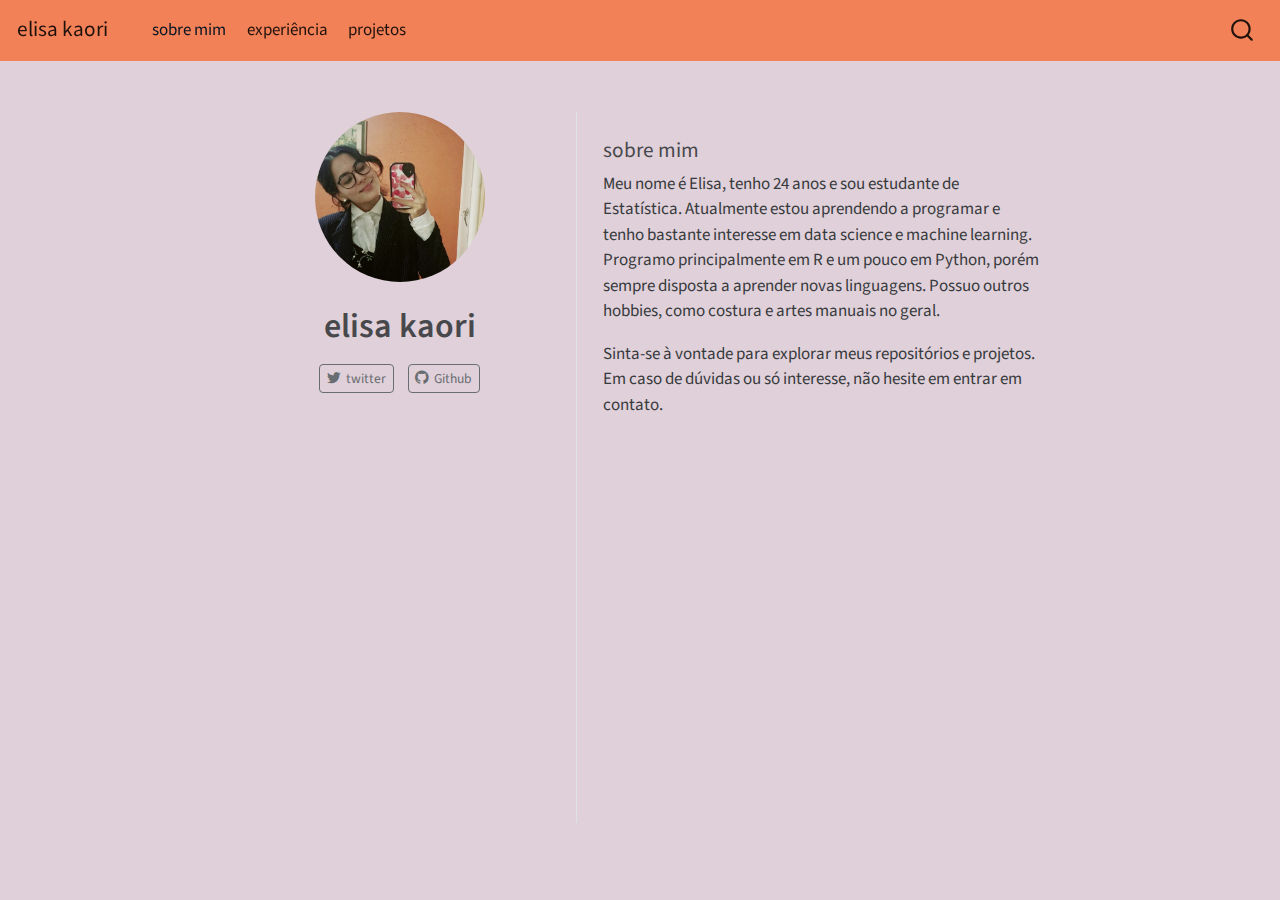
<file: docs/index.html>
<!DOCTYPE html>
<html xmlns="http://www.w3.org/1999/xhtml" lang="pt" xml:lang="pt"><head>

<meta charset="utf-8">
<meta name="generator" content="quarto-1.3.433">

<meta name="viewport" content="width=device-width, initial-scale=1.0, user-scalable=yes">


<title>elisa kaori</title>
<style>
code{white-space: pre-wrap;}
span.smallcaps{font-variant: small-caps;}
div.columns{display: flex; gap: min(4vw, 1.5em);}
div.column{flex: auto; overflow-x: auto;}
div.hanging-indent{margin-left: 1.5em; text-indent: -1.5em;}
ul.task-list{list-style: none;}
ul.task-list li input[type="checkbox"] {
  width: 0.8em;
  margin: 0 0.8em 0.2em -1em; /* quarto-specific, see https://github.com/quarto-dev/quarto-cli/issues/4556 */ 
  vertical-align: middle;
}
</style>


<script src="site_libs/quarto-nav/quarto-nav.js"></script>
<script src="site_libs/quarto-nav/headroom.min.js"></script>
<script src="site_libs/clipboard/clipboard.min.js"></script>
<script src="site_libs/quarto-search/autocomplete.umd.js"></script>
<script src="site_libs/quarto-search/fuse.min.js"></script>
<script src="site_libs/quarto-search/quarto-search.js"></script>
<meta name="quarto:offset" content="./">
<link href="./transferir.jpg" rel="icon" type="image/jpeg">
<script src="site_libs/quarto-html/quarto.js"></script>
<script src="site_libs/quarto-html/popper.min.js"></script>
<script src="site_libs/quarto-html/tippy.umd.min.js"></script>
<link href="site_libs/quarto-html/tippy.css" rel="stylesheet">
<link href="site_libs/quarto-html/quarto-syntax-highlighting.css" rel="stylesheet" id="quarto-text-highlighting-styles">
<script src="site_libs/bootstrap/bootstrap.min.js"></script>
<link href="site_libs/bootstrap/bootstrap-icons.css" rel="stylesheet">
<link href="site_libs/bootstrap/bootstrap.min.css" rel="stylesheet" id="quarto-bootstrap" data-mode="light">
<script id="quarto-search-options" type="application/json">{
  "location": "navbar",
  "copy-button": false,
  "collapse-after": 3,
  "panel-placement": "end",
  "type": "overlay",
  "limit": 20,
  "language": {
    "search-no-results-text": "Nenhum resultado",
    "search-matching-documents-text": "documentos correspondentes",
    "search-copy-link-title": "Copiar link para a busca",
    "search-hide-matches-text": "Esconder correspondências adicionais",
    "search-more-match-text": "mais correspondência neste documento",
    "search-more-matches-text": "mais correspondências neste documento",
    "search-clear-button-title": "Limpar",
    "search-detached-cancel-button-title": "Cancelar",
    "search-submit-button-title": "Enviar",
    "search-label": "Procurar"
  }
}</script>


<link rel="stylesheet" href="styles.css">
</head>

<body class="nav-fixed fullcontent">

<div id="quarto-search-results"></div>
  <header id="quarto-header" class="headroom fixed-top">
    <nav class="navbar navbar-expand-lg navbar-dark ">
      <div class="navbar-container container-fluid">
      <div class="navbar-brand-container">
    <a class="navbar-brand" href="./index.html">
    <span class="navbar-title">elisa kaori</span>
    </a>
  </div>
            <div id="quarto-search" class="" title="Procurar"></div>
          <button class="navbar-toggler" type="button" data-bs-toggle="collapse" data-bs-target="#navbarCollapse" aria-controls="navbarCollapse" aria-expanded="false" aria-label="Alternar de navegação" onclick="if (window.quartoToggleHeadroom) { window.quartoToggleHeadroom(); }">
  <span class="navbar-toggler-icon"></span>
</button>
          <div class="collapse navbar-collapse" id="navbarCollapse">
            <ul class="navbar-nav navbar-nav-scroll me-auto">
  <li class="nav-item">
    <a class="nav-link active" href="./index.html" rel="" target="" aria-current="page">
 <span class="menu-text">sobre mim</span></a>
  </li>  
  <li class="nav-item">
    <a class="nav-link" href="./experiencia.html" rel="" target="">
 <span class="menu-text">experiência</span></a>
  </li>  
  <li class="nav-item">
    <a class="nav-link" href="./projetos.html" rel="" target="">
 <span class="menu-text">projetos</span></a>
  </li>  
</ul>
            <div class="quarto-navbar-tools ms-auto">
</div>
          </div> <!-- /navcollapse -->
      </div> <!-- /container-fluid -->
    </nav>
</header>
<!-- content -->
<div id="quarto-content" class="quarto-container page-columns page-rows-contents page-layout-article page-navbar">
<!-- sidebar -->
<!-- margin-sidebar -->
    
<!-- main -->
<div class="quarto-about-trestles">
  <div class="about-entity">
    <img src="eu.jpg" class="about-image
  round " style="height: 10em; width: 10em;">
<header id="title-block-header" class="quarto-title-block default">
<div class="quarto-title">
<h1 class="title">elisa kaori</h1>
</div>
<div class="quarto-title-meta">
  </div>
</header>
    <div class="about-links">
  <a href="https://twitter.com" class="about-link" rel="" target="">
    <i class="bi bi-twitter"></i>
     <span class="about-link-text">twitter</span>
  </a>
  <a href="https://github.com/elisakaori" class="about-link" rel="" target="">
    <i class="bi bi-github"></i>
     <span class="about-link-text">Github</span>
  </a>
</div>
  </div>
  <div class="about-contents"><main class="content" id="quarto-document-content">
<section id="sobre-mim" class="level4">
<h4 data-anchor-id="sobre-mim">sobre mim</h4>
<p>Meu nome é Elisa, tenho 24 anos e sou estudante de Estatística. Atualmente estou aprendendo a programar e tenho bastante interesse em data science e machine learning. Programo principalmente em R e um pouco em Python, porém sempre disposta a aprender novas linguagens. Possuo outros hobbies, como costura e artes manuais no geral.</p>
<p>Sinta-se à vontade para explorar meus repositórios e projetos. Em caso de dúvidas ou só interesse, não hesite em entrar em contato.</p>


</section>
</main></div>
</div>
 <!-- /main -->
<script id="quarto-html-after-body" type="application/javascript">
window.document.addEventListener("DOMContentLoaded", function (event) {
  const toggleBodyColorMode = (bsSheetEl) => {
    const mode = bsSheetEl.getAttribute("data-mode");
    const bodyEl = window.document.querySelector("body");
    if (mode === "dark") {
      bodyEl.classList.add("quarto-dark");
      bodyEl.classList.remove("quarto-light");
    } else {
      bodyEl.classList.add("quarto-light");
      bodyEl.classList.remove("quarto-dark");
    }
  }
  const toggleBodyColorPrimary = () => {
    const bsSheetEl = window.document.querySelector("link#quarto-bootstrap");
    if (bsSheetEl) {
      toggleBodyColorMode(bsSheetEl);
    }
  }
  toggleBodyColorPrimary();  
  const isCodeAnnotation = (el) => {
    for (const clz of el.classList) {
      if (clz.startsWith('code-annotation-')) {                     
        return true;
      }
    }
    return false;
  }
  const clipboard = new window.ClipboardJS('.code-copy-button', {
    text: function(trigger) {
      const codeEl = trigger.previousElementSibling.cloneNode(true);
      for (const childEl of codeEl.children) {
        if (isCodeAnnotation(childEl)) {
          childEl.remove();
        }
      }
      return codeEl.innerText;
    }
  });
  clipboard.on('success', function(e) {
    // button target
    const button = e.trigger;
    // don't keep focus
    button.blur();
    // flash "checked"
    button.classList.add('code-copy-button-checked');
    var currentTitle = button.getAttribute("title");
    button.setAttribute("title", "Copiada");
    let tooltip;
    if (window.bootstrap) {
      button.setAttribute("data-bs-toggle", "tooltip");
      button.setAttribute("data-bs-placement", "left");
      button.setAttribute("data-bs-title", "Copiada");
      tooltip = new bootstrap.Tooltip(button, 
        { trigger: "manual", 
          customClass: "code-copy-button-tooltip",
          offset: [0, -8]});
      tooltip.show();    
    }
    setTimeout(function() {
      if (tooltip) {
        tooltip.hide();
        button.removeAttribute("data-bs-title");
        button.removeAttribute("data-bs-toggle");
        button.removeAttribute("data-bs-placement");
      }
      button.setAttribute("title", currentTitle);
      button.classList.remove('code-copy-button-checked');
    }, 1000);
    // clear code selection
    e.clearSelection();
  });
  function tippyHover(el, contentFn) {
    const config = {
      allowHTML: true,
      content: contentFn,
      maxWidth: 500,
      delay: 100,
      arrow: false,
      appendTo: function(el) {
          return el.parentElement;
      },
      interactive: true,
      interactiveBorder: 10,
      theme: 'quarto',
      placement: 'bottom-start'
    };
    window.tippy(el, config); 
  }
  const noterefs = window.document.querySelectorAll('a[role="doc-noteref"]');
  for (var i=0; i<noterefs.length; i++) {
    const ref = noterefs[i];
    tippyHover(ref, function() {
      // use id or data attribute instead here
      let href = ref.getAttribute('data-footnote-href') || ref.getAttribute('href');
      try { href = new URL(href).hash; } catch {}
      const id = href.replace(/^#\/?/, "");
      const note = window.document.getElementById(id);
      return note.innerHTML;
    });
  }
      let selectedAnnoteEl;
      const selectorForAnnotation = ( cell, annotation) => {
        let cellAttr = 'data-code-cell="' + cell + '"';
        let lineAttr = 'data-code-annotation="' +  annotation + '"';
        const selector = 'span[' + cellAttr + '][' + lineAttr + ']';
        return selector;
      }
      const selectCodeLines = (annoteEl) => {
        const doc = window.document;
        const targetCell = annoteEl.getAttribute("data-target-cell");
        const targetAnnotation = annoteEl.getAttribute("data-target-annotation");
        const annoteSpan = window.document.querySelector(selectorForAnnotation(targetCell, targetAnnotation));
        const lines = annoteSpan.getAttribute("data-code-lines").split(",");
        const lineIds = lines.map((line) => {
          return targetCell + "-" + line;
        })
        let top = null;
        let height = null;
        let parent = null;
        if (lineIds.length > 0) {
            //compute the position of the single el (top and bottom and make a div)
            const el = window.document.getElementById(lineIds[0]);
            top = el.offsetTop;
            height = el.offsetHeight;
            parent = el.parentElement.parentElement;
          if (lineIds.length > 1) {
            const lastEl = window.document.getElementById(lineIds[lineIds.length - 1]);
            const bottom = lastEl.offsetTop + lastEl.offsetHeight;
            height = bottom - top;
          }
          if (top !== null && height !== null && parent !== null) {
            // cook up a div (if necessary) and position it 
            let div = window.document.getElementById("code-annotation-line-highlight");
            if (div === null) {
              div = window.document.createElement("div");
              div.setAttribute("id", "code-annotation-line-highlight");
              div.style.position = 'absolute';
              parent.appendChild(div);
            }
            div.style.top = top - 2 + "px";
            div.style.height = height + 4 + "px";
            let gutterDiv = window.document.getElementById("code-annotation-line-highlight-gutter");
            if (gutterDiv === null) {
              gutterDiv = window.document.createElement("div");
              gutterDiv.setAttribute("id", "code-annotation-line-highlight-gutter");
              gutterDiv.style.position = 'absolute';
              const codeCell = window.document.getElementById(targetCell);
              const gutter = codeCell.querySelector('.code-annotation-gutter');
              gutter.appendChild(gutterDiv);
            }
            gutterDiv.style.top = top - 2 + "px";
            gutterDiv.style.height = height + 4 + "px";
          }
          selectedAnnoteEl = annoteEl;
        }
      };
      const unselectCodeLines = () => {
        const elementsIds = ["code-annotation-line-highlight", "code-annotation-line-highlight-gutter"];
        elementsIds.forEach((elId) => {
          const div = window.document.getElementById(elId);
          if (div) {
            div.remove();
          }
        });
        selectedAnnoteEl = undefined;
      };
      // Attach click handler to the DT
      const annoteDls = window.document.querySelectorAll('dt[data-target-cell]');
      for (const annoteDlNode of annoteDls) {
        annoteDlNode.addEventListener('click', (event) => {
          const clickedEl = event.target;
          if (clickedEl !== selectedAnnoteEl) {
            unselectCodeLines();
            const activeEl = window.document.querySelector('dt[data-target-cell].code-annotation-active');
            if (activeEl) {
              activeEl.classList.remove('code-annotation-active');
            }
            selectCodeLines(clickedEl);
            clickedEl.classList.add('code-annotation-active');
          } else {
            // Unselect the line
            unselectCodeLines();
            clickedEl.classList.remove('code-annotation-active');
          }
        });
      }
  const findCites = (el) => {
    const parentEl = el.parentElement;
    if (parentEl) {
      const cites = parentEl.dataset.cites;
      if (cites) {
        return {
          el,
          cites: cites.split(' ')
        };
      } else {
        return findCites(el.parentElement)
      }
    } else {
      return undefined;
    }
  };
  var bibliorefs = window.document.querySelectorAll('a[role="doc-biblioref"]');
  for (var i=0; i<bibliorefs.length; i++) {
    const ref = bibliorefs[i];
    const citeInfo = findCites(ref);
    if (citeInfo) {
      tippyHover(citeInfo.el, function() {
        var popup = window.document.createElement('div');
        citeInfo.cites.forEach(function(cite) {
          var citeDiv = window.document.createElement('div');
          citeDiv.classList.add('hanging-indent');
          citeDiv.classList.add('csl-entry');
          var biblioDiv = window.document.getElementById('ref-' + cite);
          if (biblioDiv) {
            citeDiv.innerHTML = biblioDiv.innerHTML;
          }
          popup.appendChild(citeDiv);
        });
        return popup.innerHTML;
      });
    }
  }
});
</script>
</div> <!-- /content -->



</body></html>
</file>
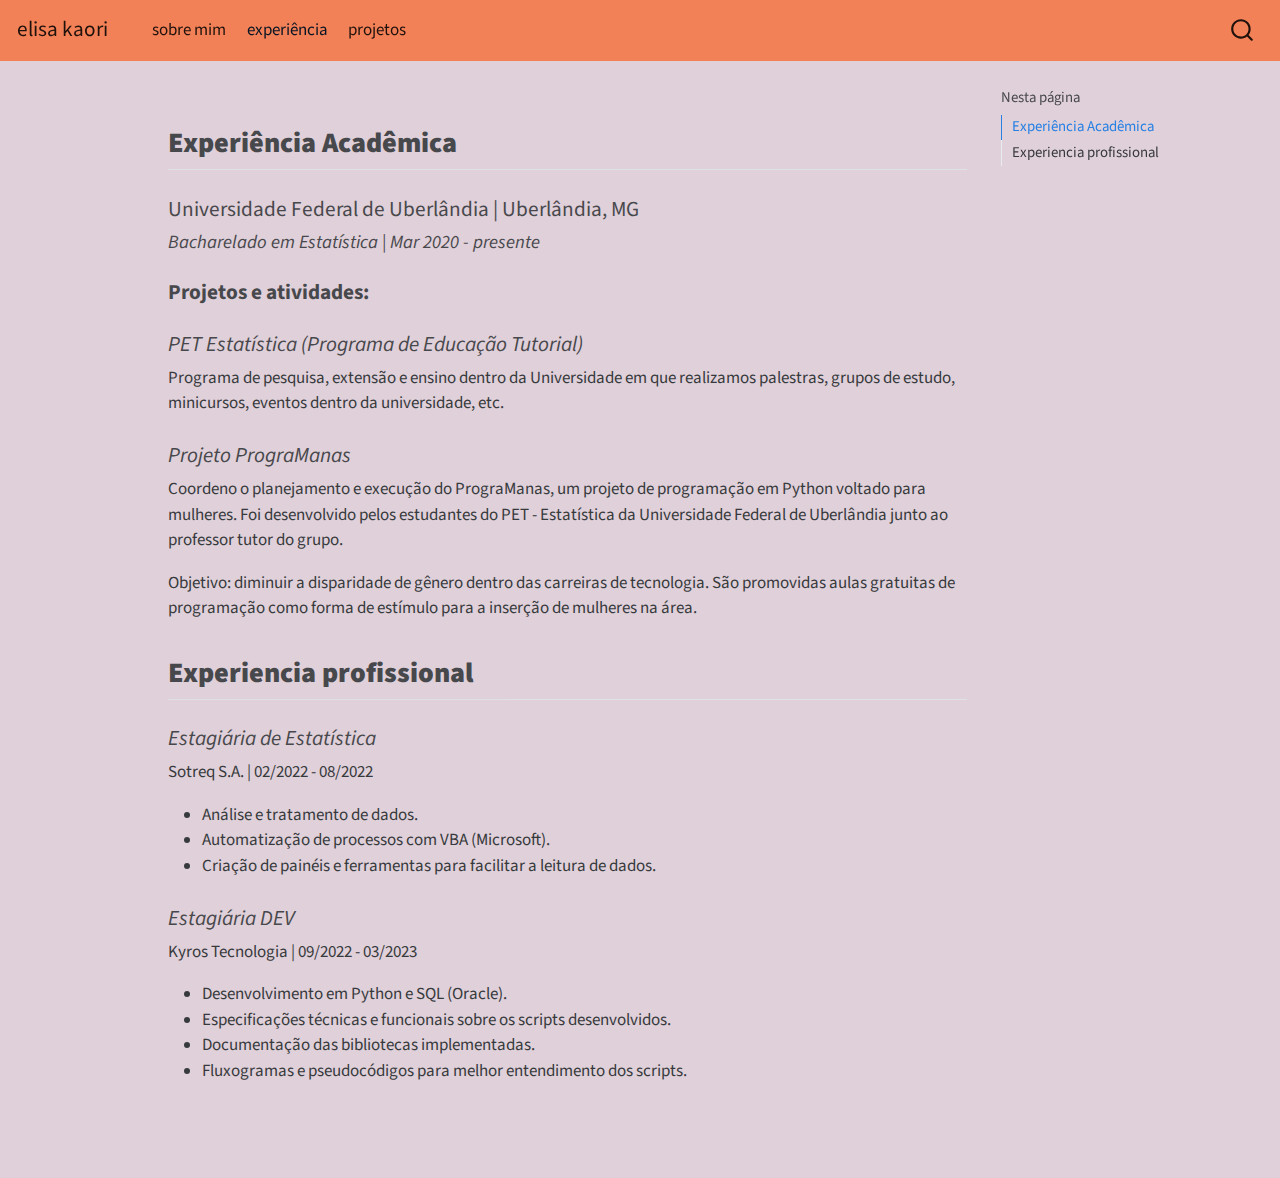
<file: docs/about.html>
<!DOCTYPE html>
<html xmlns="http://www.w3.org/1999/xhtml" lang="pt" xml:lang="pt"><head>

<meta charset="utf-8">
<meta name="generator" content="quarto-1.3.433">

<meta name="viewport" content="width=device-width, initial-scale=1.0, user-scalable=yes">


<title>elisa kaori -</title>
<style>
code{white-space: pre-wrap;}
span.smallcaps{font-variant: small-caps;}
div.columns{display: flex; gap: min(4vw, 1.5em);}
div.column{flex: auto; overflow-x: auto;}
div.hanging-indent{margin-left: 1.5em; text-indent: -1.5em;}
ul.task-list{list-style: none;}
ul.task-list li input[type="checkbox"] {
  width: 0.8em;
  margin: 0 0.8em 0.2em -1em; /* quarto-specific, see https://github.com/quarto-dev/quarto-cli/issues/4556 */ 
  vertical-align: middle;
}
</style>


<script src="site_libs/quarto-nav/quarto-nav.js"></script>
<script src="site_libs/quarto-nav/headroom.min.js"></script>
<script src="site_libs/clipboard/clipboard.min.js"></script>
<script src="site_libs/quarto-search/autocomplete.umd.js"></script>
<script src="site_libs/quarto-search/fuse.min.js"></script>
<script src="site_libs/quarto-search/quarto-search.js"></script>
<meta name="quarto:offset" content="./">
<script src="site_libs/quarto-html/quarto.js"></script>
<script src="site_libs/quarto-html/popper.min.js"></script>
<script src="site_libs/quarto-html/tippy.umd.min.js"></script>
<script src="site_libs/quarto-html/anchor.min.js"></script>
<link href="site_libs/quarto-html/tippy.css" rel="stylesheet">
<link href="site_libs/quarto-html/quarto-syntax-highlighting.css" rel="stylesheet" id="quarto-text-highlighting-styles">
<script src="site_libs/bootstrap/bootstrap.min.js"></script>
<link href="site_libs/bootstrap/bootstrap-icons.css" rel="stylesheet">
<link href="site_libs/bootstrap/bootstrap.min.css" rel="stylesheet" id="quarto-bootstrap" data-mode="light">
<script id="quarto-search-options" type="application/json">{
  "location": "navbar",
  "copy-button": false,
  "collapse-after": 3,
  "panel-placement": "end",
  "type": "overlay",
  "limit": 20,
  "language": {
    "search-no-results-text": "Nenhum resultado",
    "search-matching-documents-text": "documentos correspondentes",
    "search-copy-link-title": "Copiar link para a busca",
    "search-hide-matches-text": "Esconder correspondências adicionais",
    "search-more-match-text": "mais correspondência neste documento",
    "search-more-matches-text": "mais correspondências neste documento",
    "search-clear-button-title": "Limpar",
    "search-detached-cancel-button-title": "Cancelar",
    "search-submit-button-title": "Enviar",
    "search-label": "Procurar"
  }
}</script>


<link rel="stylesheet" href="styles.css">
</head>

<body class="nav-fixed">

<div id="quarto-search-results"></div>
  <header id="quarto-header" class="headroom fixed-top">
    <nav class="navbar navbar-expand-lg navbar-dark ">
      <div class="navbar-container container-fluid">
      <div class="navbar-brand-container">
    <a class="navbar-brand" href="./index.html">
    <span class="navbar-title">elisa kaori</span>
    </a>
  </div>
            <div id="quarto-search" class="" title="Procurar"></div>
          <button class="navbar-toggler" type="button" data-bs-toggle="collapse" data-bs-target="#navbarCollapse" aria-controls="navbarCollapse" aria-expanded="false" aria-label="Alternar de navegação" onclick="if (window.quartoToggleHeadroom) { window.quartoToggleHeadroom(); }">
  <span class="navbar-toggler-icon"></span>
</button>
          <div class="collapse navbar-collapse" id="navbarCollapse">
            <ul class="navbar-nav navbar-nav-scroll me-auto">
  <li class="nav-item">
    <a class="nav-link" href="./index.html" rel="" target="">
 <span class="menu-text">sobre mim</span></a>
  </li>  
  <li class="nav-item">
    <a class="nav-link active" href="./about.html" rel="" target="" aria-current="page">
 <span class="menu-text">experiência</span></a>
  </li>  
  <li class="nav-item">
    <a class="nav-link" href="./projetos.html" rel="" target="">
 <span class="menu-text">projetos</span></a>
  </li>  
</ul>
            <div class="quarto-navbar-tools ms-auto">
</div>
          </div> <!-- /navcollapse -->
      </div> <!-- /container-fluid -->
    </nav>
</header>
<!-- content -->
<div id="quarto-content" class="quarto-container page-columns page-rows-contents page-layout-article page-navbar">
<!-- sidebar -->
<!-- margin-sidebar -->
    <div id="quarto-margin-sidebar" class="sidebar margin-sidebar">
        <nav id="TOC" role="doc-toc" class="toc-active">
    <h2 id="toc-title">Nesta página</h2>
   
  <ul>
  <li><a href="#experiência-acadêmica" id="toc-experiência-acadêmica" class="nav-link active" data-scroll-target="#experiência-acadêmica"><strong>Experiência Acadêmica</strong></a></li>
  <li><a href="#experiencia-profissional" id="toc-experiencia-profissional" class="nav-link" data-scroll-target="#experiencia-profissional"><strong>Experiencia profissional</strong></a></li>
  </ul>
</nav>
    </div>
<!-- main -->
<main class="content" id="quarto-document-content">



<section id="experiência-acadêmica" class="level2">
<h2 class="anchored" data-anchor-id="experiência-acadêmica"><strong>Experiência Acadêmica</strong></h2>
<section id="universidade-federal-de-uberlândia-uberlândia-mg" class="level4">
<h4 class="anchored" data-anchor-id="universidade-federal-de-uberlândia-uberlândia-mg">Universidade Federal de Uberlândia | Uberlândia, MG</h4>
<section id="bacharelado-em-estatística-mar-2020---presente" class="level5">
<h5 class="anchored" data-anchor-id="bacharelado-em-estatística-mar-2020---presente"><em>Bacharelado em Estatística | Mar 2020 - presente</em></h5>
</section>
</section>
<section id="projetos-e-atividades" class="level4">
<h4 class="anchored" data-anchor-id="projetos-e-atividades"><strong>Projetos e atividades:</strong></h4>
<section id="section" class="level7">
<p class="heading"></p>
</section>
</section>
<section id="pet-estatística-programa-de-educação-tutorial" class="level4">
<h4 class="anchored" data-anchor-id="pet-estatística-programa-de-educação-tutorial"><em>PET Estatística (Programa de Educação Tutorial)</em></h4>
<p>Programa de pesquisa, extensão e ensino dentro da Universidade em que realizamos palestras, grupos de estudo, minicursos, eventos dentro da universidade, etc.</p>
</section>
<section id="projeto-programanas" class="level4">
<h4 class="anchored" data-anchor-id="projeto-programanas"><em>Projeto PrograManas</em></h4>
<p>Coordeno o planejamento e execução do PrograManas, um projeto de programação em Python voltado para mulheres. Foi desenvolvido pelos estudantes do PET - Estatística da Universidade Federal de Uberlândia junto ao professor tutor do grupo.</p>
<p>Objetivo: diminuir a disparidade de gênero dentro das carreiras de tecnologia. São promovidas aulas gratuitas de programação como forma de estímulo para a inserção de mulheres na área.</p>
</section>
</section>
<section id="experiencia-profissional" class="level2">
<h2 class="anchored" data-anchor-id="experiencia-profissional"><strong>Experiencia profissional</strong></h2>
<section id="estagiária-de-estatística" class="level4">
<h4 class="anchored" data-anchor-id="estagiária-de-estatística"><em>Estagiária de Estatística</em></h4>
<p>Sotreq S.A. | 02/2022 - 08/2022</p>
<ul>
<li>Análise e tratamento de dados.</li>
<li>Automatização de processos com VBA (Microsoft).</li>
<li>Criação de painéis e ferramentas para facilitar a leitura de dados.</li>
</ul>
</section>
<section id="estagiária-dev" class="level4">
<h4 class="anchored" data-anchor-id="estagiária-dev"><em>Estagiária DEV</em></h4>
<p>Kyros Tecnologia | 09/2022 - 03/2023</p>
<ul>
<li>Desenvolvimento em Python e SQL (Oracle).</li>
<li>Especificações técnicas e funcionais sobre os scripts desenvolvidos.</li>
<li>Documentação das bibliotecas implementadas.</li>
<li>Fluxogramas e pseudocódigos para melhor entendimento dos scripts.</li>
</ul>


</section>
</section>

</main> <!-- /main -->
<script id="quarto-html-after-body" type="application/javascript">
window.document.addEventListener("DOMContentLoaded", function (event) {
  const toggleBodyColorMode = (bsSheetEl) => {
    const mode = bsSheetEl.getAttribute("data-mode");
    const bodyEl = window.document.querySelector("body");
    if (mode === "dark") {
      bodyEl.classList.add("quarto-dark");
      bodyEl.classList.remove("quarto-light");
    } else {
      bodyEl.classList.add("quarto-light");
      bodyEl.classList.remove("quarto-dark");
    }
  }
  const toggleBodyColorPrimary = () => {
    const bsSheetEl = window.document.querySelector("link#quarto-bootstrap");
    if (bsSheetEl) {
      toggleBodyColorMode(bsSheetEl);
    }
  }
  toggleBodyColorPrimary();  
  const icon = "";
  const anchorJS = new window.AnchorJS();
  anchorJS.options = {
    placement: 'right',
    icon: icon
  };
  anchorJS.add('.anchored');
  const isCodeAnnotation = (el) => {
    for (const clz of el.classList) {
      if (clz.startsWith('code-annotation-')) {                     
        return true;
      }
    }
    return false;
  }
  const clipboard = new window.ClipboardJS('.code-copy-button', {
    text: function(trigger) {
      const codeEl = trigger.previousElementSibling.cloneNode(true);
      for (const childEl of codeEl.children) {
        if (isCodeAnnotation(childEl)) {
          childEl.remove();
        }
      }
      return codeEl.innerText;
    }
  });
  clipboard.on('success', function(e) {
    // button target
    const button = e.trigger;
    // don't keep focus
    button.blur();
    // flash "checked"
    button.classList.add('code-copy-button-checked');
    var currentTitle = button.getAttribute("title");
    button.setAttribute("title", "Copiada");
    let tooltip;
    if (window.bootstrap) {
      button.setAttribute("data-bs-toggle", "tooltip");
      button.setAttribute("data-bs-placement", "left");
      button.setAttribute("data-bs-title", "Copiada");
      tooltip = new bootstrap.Tooltip(button, 
        { trigger: "manual", 
          customClass: "code-copy-button-tooltip",
          offset: [0, -8]});
      tooltip.show();    
    }
    setTimeout(function() {
      if (tooltip) {
        tooltip.hide();
        button.removeAttribute("data-bs-title");
        button.removeAttribute("data-bs-toggle");
        button.removeAttribute("data-bs-placement");
      }
      button.setAttribute("title", currentTitle);
      button.classList.remove('code-copy-button-checked');
    }, 1000);
    // clear code selection
    e.clearSelection();
  });
  function tippyHover(el, contentFn) {
    const config = {
      allowHTML: true,
      content: contentFn,
      maxWidth: 500,
      delay: 100,
      arrow: false,
      appendTo: function(el) {
          return el.parentElement;
      },
      interactive: true,
      interactiveBorder: 10,
      theme: 'quarto',
      placement: 'bottom-start'
    };
    window.tippy(el, config); 
  }
  const noterefs = window.document.querySelectorAll('a[role="doc-noteref"]');
  for (var i=0; i<noterefs.length; i++) {
    const ref = noterefs[i];
    tippyHover(ref, function() {
      // use id or data attribute instead here
      let href = ref.getAttribute('data-footnote-href') || ref.getAttribute('href');
      try { href = new URL(href).hash; } catch {}
      const id = href.replace(/^#\/?/, "");
      const note = window.document.getElementById(id);
      return note.innerHTML;
    });
  }
      let selectedAnnoteEl;
      const selectorForAnnotation = ( cell, annotation) => {
        let cellAttr = 'data-code-cell="' + cell + '"';
        let lineAttr = 'data-code-annotation="' +  annotation + '"';
        const selector = 'span[' + cellAttr + '][' + lineAttr + ']';
        return selector;
      }
      const selectCodeLines = (annoteEl) => {
        const doc = window.document;
        const targetCell = annoteEl.getAttribute("data-target-cell");
        const targetAnnotation = annoteEl.getAttribute("data-target-annotation");
        const annoteSpan = window.document.querySelector(selectorForAnnotation(targetCell, targetAnnotation));
        const lines = annoteSpan.getAttribute("data-code-lines").split(",");
        const lineIds = lines.map((line) => {
          return targetCell + "-" + line;
        })
        let top = null;
        let height = null;
        let parent = null;
        if (lineIds.length > 0) {
            //compute the position of the single el (top and bottom and make a div)
            const el = window.document.getElementById(lineIds[0]);
            top = el.offsetTop;
            height = el.offsetHeight;
            parent = el.parentElement.parentElement;
          if (lineIds.length > 1) {
            const lastEl = window.document.getElementById(lineIds[lineIds.length - 1]);
            const bottom = lastEl.offsetTop + lastEl.offsetHeight;
            height = bottom - top;
          }
          if (top !== null && height !== null && parent !== null) {
            // cook up a div (if necessary) and position it 
            let div = window.document.getElementById("code-annotation-line-highlight");
            if (div === null) {
              div = window.document.createElement("div");
              div.setAttribute("id", "code-annotation-line-highlight");
              div.style.position = 'absolute';
              parent.appendChild(div);
            }
            div.style.top = top - 2 + "px";
            div.style.height = height + 4 + "px";
            let gutterDiv = window.document.getElementById("code-annotation-line-highlight-gutter");
            if (gutterDiv === null) {
              gutterDiv = window.document.createElement("div");
              gutterDiv.setAttribute("id", "code-annotation-line-highlight-gutter");
              gutterDiv.style.position = 'absolute';
              const codeCell = window.document.getElementById(targetCell);
              const gutter = codeCell.querySelector('.code-annotation-gutter');
              gutter.appendChild(gutterDiv);
            }
            gutterDiv.style.top = top - 2 + "px";
            gutterDiv.style.height = height + 4 + "px";
          }
          selectedAnnoteEl = annoteEl;
        }
      };
      const unselectCodeLines = () => {
        const elementsIds = ["code-annotation-line-highlight", "code-annotation-line-highlight-gutter"];
        elementsIds.forEach((elId) => {
          const div = window.document.getElementById(elId);
          if (div) {
            div.remove();
          }
        });
        selectedAnnoteEl = undefined;
      };
      // Attach click handler to the DT
      const annoteDls = window.document.querySelectorAll('dt[data-target-cell]');
      for (const annoteDlNode of annoteDls) {
        annoteDlNode.addEventListener('click', (event) => {
          const clickedEl = event.target;
          if (clickedEl !== selectedAnnoteEl) {
            unselectCodeLines();
            const activeEl = window.document.querySelector('dt[data-target-cell].code-annotation-active');
            if (activeEl) {
              activeEl.classList.remove('code-annotation-active');
            }
            selectCodeLines(clickedEl);
            clickedEl.classList.add('code-annotation-active');
          } else {
            // Unselect the line
            unselectCodeLines();
            clickedEl.classList.remove('code-annotation-active');
          }
        });
      }
  const findCites = (el) => {
    const parentEl = el.parentElement;
    if (parentEl) {
      const cites = parentEl.dataset.cites;
      if (cites) {
        return {
          el,
          cites: cites.split(' ')
        };
      } else {
        return findCites(el.parentElement)
      }
    } else {
      return undefined;
    }
  };
  var bibliorefs = window.document.querySelectorAll('a[role="doc-biblioref"]');
  for (var i=0; i<bibliorefs.length; i++) {
    const ref = bibliorefs[i];
    const citeInfo = findCites(ref);
    if (citeInfo) {
      tippyHover(citeInfo.el, function() {
        var popup = window.document.createElement('div');
        citeInfo.cites.forEach(function(cite) {
          var citeDiv = window.document.createElement('div');
          citeDiv.classList.add('hanging-indent');
          citeDiv.classList.add('csl-entry');
          var biblioDiv = window.document.getElementById('ref-' + cite);
          if (biblioDiv) {
            citeDiv.innerHTML = biblioDiv.innerHTML;
          }
          popup.appendChild(citeDiv);
        });
        return popup.innerHTML;
      });
    }
  }
});
</script>
</div> <!-- /content -->



</body></html>
</file>
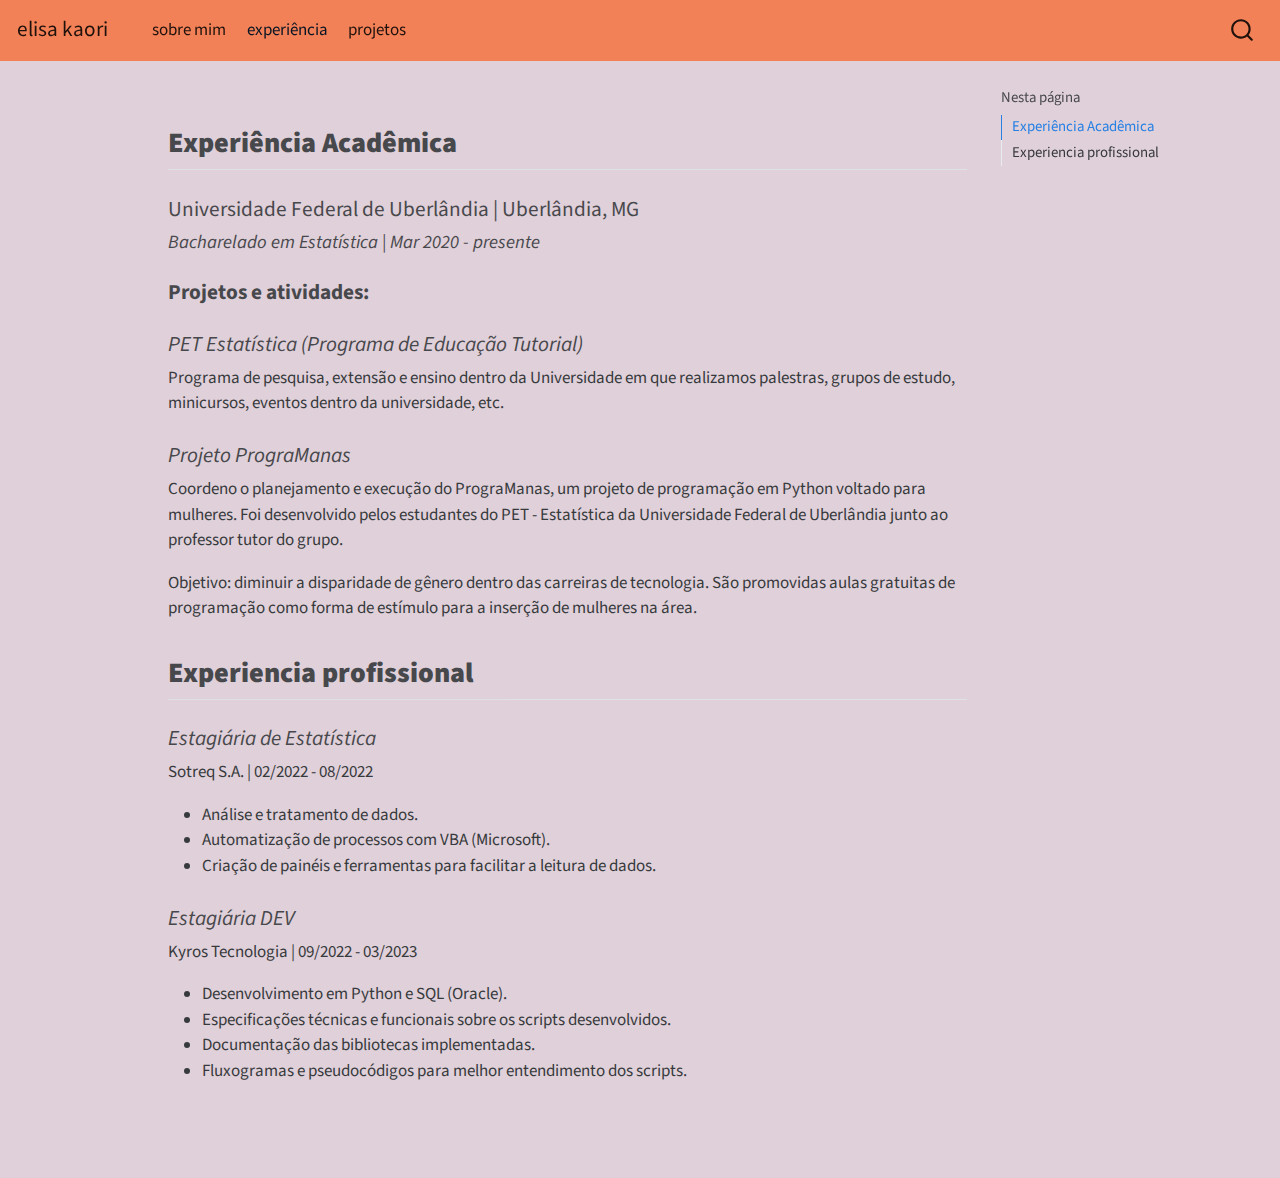
<file: docs/experiencia.html>
<!DOCTYPE html>
<html xmlns="http://www.w3.org/1999/xhtml" lang="pt" xml:lang="pt"><head>

<meta charset="utf-8">
<meta name="generator" content="quarto-1.3.433">

<meta name="viewport" content="width=device-width, initial-scale=1.0, user-scalable=yes">


<title>elisa kaori -</title>
<style>
code{white-space: pre-wrap;}
span.smallcaps{font-variant: small-caps;}
div.columns{display: flex; gap: min(4vw, 1.5em);}
div.column{flex: auto; overflow-x: auto;}
div.hanging-indent{margin-left: 1.5em; text-indent: -1.5em;}
ul.task-list{list-style: none;}
ul.task-list li input[type="checkbox"] {
  width: 0.8em;
  margin: 0 0.8em 0.2em -1em; /* quarto-specific, see https://github.com/quarto-dev/quarto-cli/issues/4556 */ 
  vertical-align: middle;
}
</style>


<script src="site_libs/quarto-nav/quarto-nav.js"></script>
<script src="site_libs/quarto-nav/headroom.min.js"></script>
<script src="site_libs/clipboard/clipboard.min.js"></script>
<script src="site_libs/quarto-search/autocomplete.umd.js"></script>
<script src="site_libs/quarto-search/fuse.min.js"></script>
<script src="site_libs/quarto-search/quarto-search.js"></script>
<meta name="quarto:offset" content="./">
<script src="site_libs/quarto-html/quarto.js"></script>
<script src="site_libs/quarto-html/popper.min.js"></script>
<script src="site_libs/quarto-html/tippy.umd.min.js"></script>
<script src="site_libs/quarto-html/anchor.min.js"></script>
<link href="site_libs/quarto-html/tippy.css" rel="stylesheet">
<link href="site_libs/quarto-html/quarto-syntax-highlighting.css" rel="stylesheet" id="quarto-text-highlighting-styles">
<script src="site_libs/bootstrap/bootstrap.min.js"></script>
<link href="site_libs/bootstrap/bootstrap-icons.css" rel="stylesheet">
<link href="site_libs/bootstrap/bootstrap.min.css" rel="stylesheet" id="quarto-bootstrap" data-mode="light">
<script id="quarto-search-options" type="application/json">{
  "location": "navbar",
  "copy-button": false,
  "collapse-after": 3,
  "panel-placement": "end",
  "type": "overlay",
  "limit": 20,
  "language": {
    "search-no-results-text": "Nenhum resultado",
    "search-matching-documents-text": "documentos correspondentes",
    "search-copy-link-title": "Copiar link para a busca",
    "search-hide-matches-text": "Esconder correspondências adicionais",
    "search-more-match-text": "mais correspondência neste documento",
    "search-more-matches-text": "mais correspondências neste documento",
    "search-clear-button-title": "Limpar",
    "search-detached-cancel-button-title": "Cancelar",
    "search-submit-button-title": "Enviar",
    "search-label": "Procurar"
  }
}</script>


<link rel="stylesheet" href="styles.css">
</head>

<body class="nav-fixed">

<div id="quarto-search-results"></div>
  <header id="quarto-header" class="headroom fixed-top">
    <nav class="navbar navbar-expand-lg navbar-dark ">
      <div class="navbar-container container-fluid">
      <div class="navbar-brand-container">
    <a class="navbar-brand" href="./index.html">
    <span class="navbar-title">elisa kaori</span>
    </a>
  </div>
            <div id="quarto-search" class="" title="Procurar"></div>
          <button class="navbar-toggler" type="button" data-bs-toggle="collapse" data-bs-target="#navbarCollapse" aria-controls="navbarCollapse" aria-expanded="false" aria-label="Alternar de navegação" onclick="if (window.quartoToggleHeadroom) { window.quartoToggleHeadroom(); }">
  <span class="navbar-toggler-icon"></span>
</button>
          <div class="collapse navbar-collapse" id="navbarCollapse">
            <ul class="navbar-nav navbar-nav-scroll me-auto">
  <li class="nav-item">
    <a class="nav-link" href="./index.html" rel="" target="">
 <span class="menu-text">sobre mim</span></a>
  </li>  
  <li class="nav-item">
    <a class="nav-link active" href="./experiencia.html" rel="" target="" aria-current="page">
 <span class="menu-text">experiência</span></a>
  </li>  
  <li class="nav-item">
    <a class="nav-link" href="./projetos.html" rel="" target="">
 <span class="menu-text">projetos</span></a>
  </li>  
</ul>
            <div class="quarto-navbar-tools ms-auto">
</div>
          </div> <!-- /navcollapse -->
      </div> <!-- /container-fluid -->
    </nav>
</header>
<!-- content -->
<div id="quarto-content" class="quarto-container page-columns page-rows-contents page-layout-article page-navbar">
<!-- sidebar -->
<!-- margin-sidebar -->
    <div id="quarto-margin-sidebar" class="sidebar margin-sidebar">
        <nav id="TOC" role="doc-toc" class="toc-active">
    <h2 id="toc-title">Nesta página</h2>
   
  <ul>
  <li><a href="#experiência-acadêmica" id="toc-experiência-acadêmica" class="nav-link active" data-scroll-target="#experiência-acadêmica"><strong>Experiência Acadêmica</strong></a></li>
  <li><a href="#experiencia-profissional" id="toc-experiencia-profissional" class="nav-link" data-scroll-target="#experiencia-profissional"><strong>Experiencia profissional</strong></a></li>
  </ul>
</nav>
    </div>
<!-- main -->
<main class="content" id="quarto-document-content">



<section id="experiência-acadêmica" class="level2">
<h2 class="anchored" data-anchor-id="experiência-acadêmica"><strong>Experiência Acadêmica</strong></h2>
<section id="universidade-federal-de-uberlândia-uberlândia-mg" class="level4">
<h4 class="anchored" data-anchor-id="universidade-federal-de-uberlândia-uberlândia-mg">Universidade Federal de Uberlândia | Uberlândia, MG</h4>
<section id="bacharelado-em-estatística-mar-2020---presente" class="level5">
<h5 class="anchored" data-anchor-id="bacharelado-em-estatística-mar-2020---presente"><em>Bacharelado em Estatística | Mar 2020 - presente</em></h5>
</section>
</section>
<section id="projetos-e-atividades" class="level4">
<h4 class="anchored" data-anchor-id="projetos-e-atividades"><strong>Projetos e atividades:</strong></h4>
<section id="section" class="level7">
<p class="heading"></p>
</section>
</section>
<section id="pet-estatística-programa-de-educação-tutorial" class="level4">
<h4 class="anchored" data-anchor-id="pet-estatística-programa-de-educação-tutorial"><em>PET Estatística (Programa de Educação Tutorial)</em></h4>
<p>Programa de pesquisa, extensão e ensino dentro da Universidade em que realizamos palestras, grupos de estudo, minicursos, eventos dentro da universidade, etc.</p>
</section>
<section id="projeto-programanas" class="level4">
<h4 class="anchored" data-anchor-id="projeto-programanas"><em>Projeto PrograManas</em></h4>
<p>Coordeno o planejamento e execução do PrograManas, um projeto de programação em Python voltado para mulheres. Foi desenvolvido pelos estudantes do PET - Estatística da Universidade Federal de Uberlândia junto ao professor tutor do grupo.</p>
<p>Objetivo: diminuir a disparidade de gênero dentro das carreiras de tecnologia. São promovidas aulas gratuitas de programação como forma de estímulo para a inserção de mulheres na área.</p>
</section>
</section>
<section id="experiencia-profissional" class="level2">
<h2 class="anchored" data-anchor-id="experiencia-profissional"><strong>Experiencia profissional</strong></h2>
<section id="estagiária-de-estatística" class="level4">
<h4 class="anchored" data-anchor-id="estagiária-de-estatística"><em>Estagiária de Estatística</em></h4>
<p>Sotreq S.A. | 02/2022 - 08/2022</p>
<ul>
<li>Análise e tratamento de dados.</li>
<li>Automatização de processos com VBA (Microsoft).</li>
<li>Criação de painéis e ferramentas para facilitar a leitura de dados.</li>
</ul>
</section>
<section id="estagiária-dev" class="level4">
<h4 class="anchored" data-anchor-id="estagiária-dev"><em>Estagiária DEV</em></h4>
<p>Kyros Tecnologia | 09/2022 - 03/2023</p>
<ul>
<li>Desenvolvimento em Python e SQL (Oracle).</li>
<li>Especificações técnicas e funcionais sobre os scripts desenvolvidos.</li>
<li>Documentação das bibliotecas implementadas.</li>
<li>Fluxogramas e pseudocódigos para melhor entendimento dos scripts.</li>
</ul>


</section>
</section>

</main> <!-- /main -->
<script id="quarto-html-after-body" type="application/javascript">
window.document.addEventListener("DOMContentLoaded", function (event) {
  const toggleBodyColorMode = (bsSheetEl) => {
    const mode = bsSheetEl.getAttribute("data-mode");
    const bodyEl = window.document.querySelector("body");
    if (mode === "dark") {
      bodyEl.classList.add("quarto-dark");
      bodyEl.classList.remove("quarto-light");
    } else {
      bodyEl.classList.add("quarto-light");
      bodyEl.classList.remove("quarto-dark");
    }
  }
  const toggleBodyColorPrimary = () => {
    const bsSheetEl = window.document.querySelector("link#quarto-bootstrap");
    if (bsSheetEl) {
      toggleBodyColorMode(bsSheetEl);
    }
  }
  toggleBodyColorPrimary();  
  const icon = "";
  const anchorJS = new window.AnchorJS();
  anchorJS.options = {
    placement: 'right',
    icon: icon
  };
  anchorJS.add('.anchored');
  const isCodeAnnotation = (el) => {
    for (const clz of el.classList) {
      if (clz.startsWith('code-annotation-')) {                     
        return true;
      }
    }
    return false;
  }
  const clipboard = new window.ClipboardJS('.code-copy-button', {
    text: function(trigger) {
      const codeEl = trigger.previousElementSibling.cloneNode(true);
      for (const childEl of codeEl.children) {
        if (isCodeAnnotation(childEl)) {
          childEl.remove();
        }
      }
      return codeEl.innerText;
    }
  });
  clipboard.on('success', function(e) {
    // button target
    const button = e.trigger;
    // don't keep focus
    button.blur();
    // flash "checked"
    button.classList.add('code-copy-button-checked');
    var currentTitle = button.getAttribute("title");
    button.setAttribute("title", "Copiada");
    let tooltip;
    if (window.bootstrap) {
      button.setAttribute("data-bs-toggle", "tooltip");
      button.setAttribute("data-bs-placement", "left");
      button.setAttribute("data-bs-title", "Copiada");
      tooltip = new bootstrap.Tooltip(button, 
        { trigger: "manual", 
          customClass: "code-copy-button-tooltip",
          offset: [0, -8]});
      tooltip.show();    
    }
    setTimeout(function() {
      if (tooltip) {
        tooltip.hide();
        button.removeAttribute("data-bs-title");
        button.removeAttribute("data-bs-toggle");
        button.removeAttribute("data-bs-placement");
      }
      button.setAttribute("title", currentTitle);
      button.classList.remove('code-copy-button-checked');
    }, 1000);
    // clear code selection
    e.clearSelection();
  });
  function tippyHover(el, contentFn) {
    const config = {
      allowHTML: true,
      content: contentFn,
      maxWidth: 500,
      delay: 100,
      arrow: false,
      appendTo: function(el) {
          return el.parentElement;
      },
      interactive: true,
      interactiveBorder: 10,
      theme: 'quarto',
      placement: 'bottom-start'
    };
    window.tippy(el, config); 
  }
  const noterefs = window.document.querySelectorAll('a[role="doc-noteref"]');
  for (var i=0; i<noterefs.length; i++) {
    const ref = noterefs[i];
    tippyHover(ref, function() {
      // use id or data attribute instead here
      let href = ref.getAttribute('data-footnote-href') || ref.getAttribute('href');
      try { href = new URL(href).hash; } catch {}
      const id = href.replace(/^#\/?/, "");
      const note = window.document.getElementById(id);
      return note.innerHTML;
    });
  }
      let selectedAnnoteEl;
      const selectorForAnnotation = ( cell, annotation) => {
        let cellAttr = 'data-code-cell="' + cell + '"';
        let lineAttr = 'data-code-annotation="' +  annotation + '"';
        const selector = 'span[' + cellAttr + '][' + lineAttr + ']';
        return selector;
      }
      const selectCodeLines = (annoteEl) => {
        const doc = window.document;
        const targetCell = annoteEl.getAttribute("data-target-cell");
        const targetAnnotation = annoteEl.getAttribute("data-target-annotation");
        const annoteSpan = window.document.querySelector(selectorForAnnotation(targetCell, targetAnnotation));
        const lines = annoteSpan.getAttribute("data-code-lines").split(",");
        const lineIds = lines.map((line) => {
          return targetCell + "-" + line;
        })
        let top = null;
        let height = null;
        let parent = null;
        if (lineIds.length > 0) {
            //compute the position of the single el (top and bottom and make a div)
            const el = window.document.getElementById(lineIds[0]);
            top = el.offsetTop;
            height = el.offsetHeight;
            parent = el.parentElement.parentElement;
          if (lineIds.length > 1) {
            const lastEl = window.document.getElementById(lineIds[lineIds.length - 1]);
            const bottom = lastEl.offsetTop + lastEl.offsetHeight;
            height = bottom - top;
          }
          if (top !== null && height !== null && parent !== null) {
            // cook up a div (if necessary) and position it 
            let div = window.document.getElementById("code-annotation-line-highlight");
            if (div === null) {
              div = window.document.createElement("div");
              div.setAttribute("id", "code-annotation-line-highlight");
              div.style.position = 'absolute';
              parent.appendChild(div);
            }
            div.style.top = top - 2 + "px";
            div.style.height = height + 4 + "px";
            let gutterDiv = window.document.getElementById("code-annotation-line-highlight-gutter");
            if (gutterDiv === null) {
              gutterDiv = window.document.createElement("div");
              gutterDiv.setAttribute("id", "code-annotation-line-highlight-gutter");
              gutterDiv.style.position = 'absolute';
              const codeCell = window.document.getElementById(targetCell);
              const gutter = codeCell.querySelector('.code-annotation-gutter');
              gutter.appendChild(gutterDiv);
            }
            gutterDiv.style.top = top - 2 + "px";
            gutterDiv.style.height = height + 4 + "px";
          }
          selectedAnnoteEl = annoteEl;
        }
      };
      const unselectCodeLines = () => {
        const elementsIds = ["code-annotation-line-highlight", "code-annotation-line-highlight-gutter"];
        elementsIds.forEach((elId) => {
          const div = window.document.getElementById(elId);
          if (div) {
            div.remove();
          }
        });
        selectedAnnoteEl = undefined;
      };
      // Attach click handler to the DT
      const annoteDls = window.document.querySelectorAll('dt[data-target-cell]');
      for (const annoteDlNode of annoteDls) {
        annoteDlNode.addEventListener('click', (event) => {
          const clickedEl = event.target;
          if (clickedEl !== selectedAnnoteEl) {
            unselectCodeLines();
            const activeEl = window.document.querySelector('dt[data-target-cell].code-annotation-active');
            if (activeEl) {
              activeEl.classList.remove('code-annotation-active');
            }
            selectCodeLines(clickedEl);
            clickedEl.classList.add('code-annotation-active');
          } else {
            // Unselect the line
            unselectCodeLines();
            clickedEl.classList.remove('code-annotation-active');
          }
        });
      }
  const findCites = (el) => {
    const parentEl = el.parentElement;
    if (parentEl) {
      const cites = parentEl.dataset.cites;
      if (cites) {
        return {
          el,
          cites: cites.split(' ')
        };
      } else {
        return findCites(el.parentElement)
      }
    } else {
      return undefined;
    }
  };
  var bibliorefs = window.document.querySelectorAll('a[role="doc-biblioref"]');
  for (var i=0; i<bibliorefs.length; i++) {
    const ref = bibliorefs[i];
    const citeInfo = findCites(ref);
    if (citeInfo) {
      tippyHover(citeInfo.el, function() {
        var popup = window.document.createElement('div');
        citeInfo.cites.forEach(function(cite) {
          var citeDiv = window.document.createElement('div');
          citeDiv.classList.add('hanging-indent');
          citeDiv.classList.add('csl-entry');
          var biblioDiv = window.document.getElementById('ref-' + cite);
          if (biblioDiv) {
            citeDiv.innerHTML = biblioDiv.innerHTML;
          }
          popup.appendChild(citeDiv);
        });
        return popup.innerHTML;
      });
    }
  }
});
</script>
</div> <!-- /content -->



</body></html>
</file>
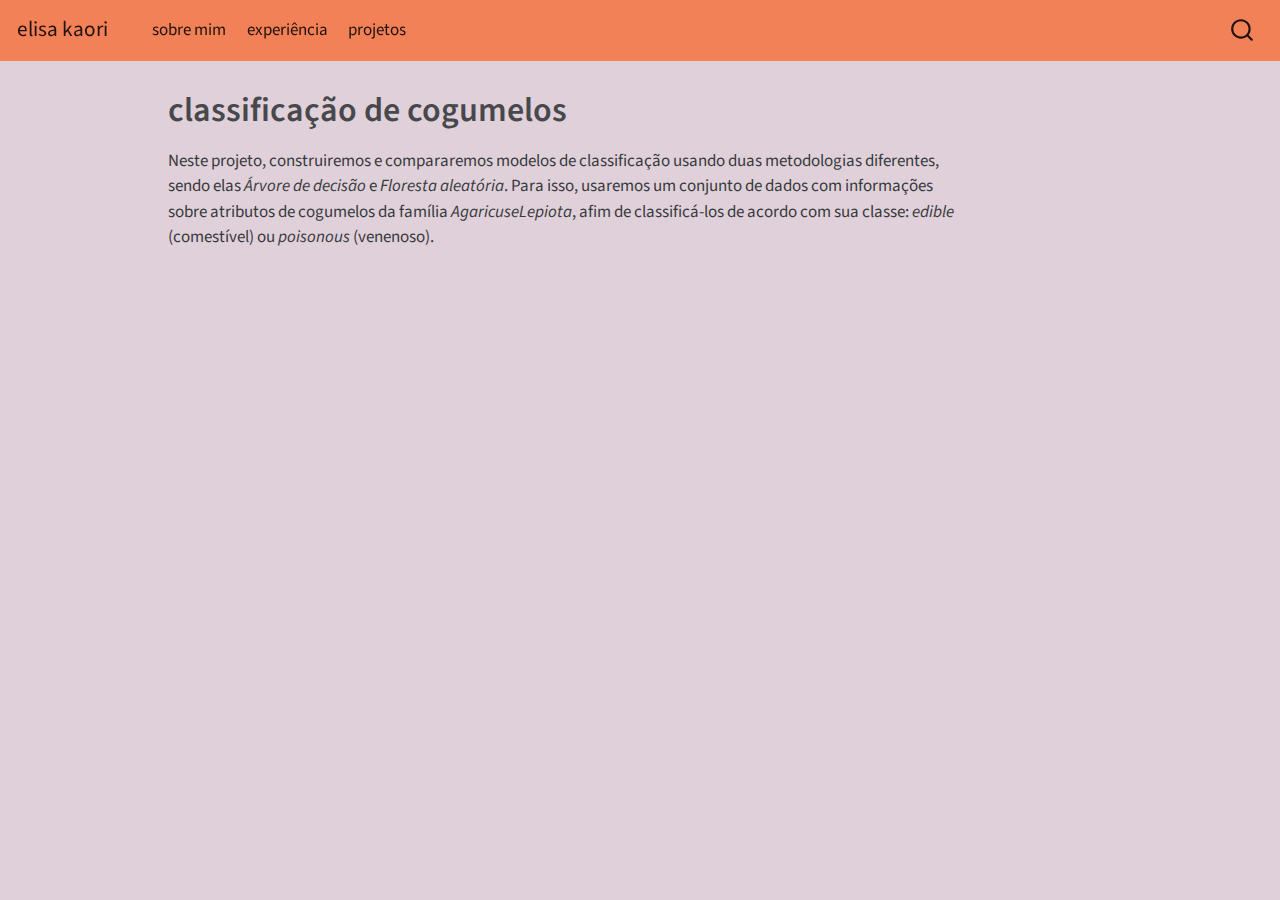
<file: docs/posts/projeto1.html>
<!DOCTYPE html>
<html xmlns="http://www.w3.org/1999/xhtml" lang="pt" xml:lang="pt"><head>

<meta charset="utf-8">
<meta name="generator" content="quarto-1.3.433">

<meta name="viewport" content="width=device-width, initial-scale=1.0, user-scalable=yes">


<title>elisa kaori - classificação de cogumelos</title>
<style>
code{white-space: pre-wrap;}
span.smallcaps{font-variant: small-caps;}
div.columns{display: flex; gap: min(4vw, 1.5em);}
div.column{flex: auto; overflow-x: auto;}
div.hanging-indent{margin-left: 1.5em; text-indent: -1.5em;}
ul.task-list{list-style: none;}
ul.task-list li input[type="checkbox"] {
  width: 0.8em;
  margin: 0 0.8em 0.2em -1em; /* quarto-specific, see https://github.com/quarto-dev/quarto-cli/issues/4556 */ 
  vertical-align: middle;
}
</style>


<script src="../site_libs/quarto-nav/quarto-nav.js"></script>
<script src="../site_libs/quarto-nav/headroom.min.js"></script>
<script src="../site_libs/clipboard/clipboard.min.js"></script>
<script src="../site_libs/quarto-search/autocomplete.umd.js"></script>
<script src="../site_libs/quarto-search/fuse.min.js"></script>
<script src="../site_libs/quarto-search/quarto-search.js"></script>
<meta name="quarto:offset" content="../">
<link href="../transferir.jpg" rel="icon" type="image/jpeg">
<script src="../site_libs/quarto-html/quarto.js"></script>
<script src="../site_libs/quarto-html/popper.min.js"></script>
<script src="../site_libs/quarto-html/tippy.umd.min.js"></script>
<script src="../site_libs/quarto-html/anchor.min.js"></script>
<link href="../site_libs/quarto-html/tippy.css" rel="stylesheet">
<link href="../site_libs/quarto-html/quarto-syntax-highlighting.css" rel="stylesheet" id="quarto-text-highlighting-styles">
<script src="../site_libs/bootstrap/bootstrap.min.js"></script>
<link href="../site_libs/bootstrap/bootstrap-icons.css" rel="stylesheet">
<link href="../site_libs/bootstrap/bootstrap.min.css" rel="stylesheet" id="quarto-bootstrap" data-mode="light">
<script id="quarto-search-options" type="application/json">{
  "location": "navbar",
  "copy-button": false,
  "collapse-after": 3,
  "panel-placement": "end",
  "type": "overlay",
  "limit": 20,
  "language": {
    "search-no-results-text": "Nenhum resultado",
    "search-matching-documents-text": "documentos correspondentes",
    "search-copy-link-title": "Copiar link para a busca",
    "search-hide-matches-text": "Esconder correspondências adicionais",
    "search-more-match-text": "mais correspondência neste documento",
    "search-more-matches-text": "mais correspondências neste documento",
    "search-clear-button-title": "Limpar",
    "search-detached-cancel-button-title": "Cancelar",
    "search-submit-button-title": "Enviar",
    "search-label": "Procurar"
  }
}</script>


<link rel="stylesheet" href="../styles.css">
</head>

<body class="nav-fixed">

<div id="quarto-search-results"></div>
  <header id="quarto-header" class="headroom fixed-top">
    <nav class="navbar navbar-expand-lg navbar-dark ">
      <div class="navbar-container container-fluid">
      <div class="navbar-brand-container">
    <a class="navbar-brand" href="../index.html">
    <span class="navbar-title">elisa kaori</span>
    </a>
  </div>
            <div id="quarto-search" class="" title="Procurar"></div>
          <button class="navbar-toggler" type="button" data-bs-toggle="collapse" data-bs-target="#navbarCollapse" aria-controls="navbarCollapse" aria-expanded="false" aria-label="Alternar de navegação" onclick="if (window.quartoToggleHeadroom) { window.quartoToggleHeadroom(); }">
  <span class="navbar-toggler-icon"></span>
</button>
          <div class="collapse navbar-collapse" id="navbarCollapse">
            <ul class="navbar-nav navbar-nav-scroll me-auto">
  <li class="nav-item">
    <a class="nav-link" href="../index.html" rel="" target="">
 <span class="menu-text">sobre mim</span></a>
  </li>  
  <li class="nav-item">
    <a class="nav-link" href="../experiencia.html" rel="" target="">
 <span class="menu-text">experiência</span></a>
  </li>  
  <li class="nav-item">
    <a class="nav-link" href="../projetos.html" rel="" target="">
 <span class="menu-text">projetos</span></a>
  </li>  
</ul>
            <div class="quarto-navbar-tools ms-auto">
</div>
          </div> <!-- /navcollapse -->
      </div> <!-- /container-fluid -->
    </nav>
</header>
<!-- content -->
<div id="quarto-content" class="quarto-container page-columns page-rows-contents page-layout-article page-navbar">
<!-- sidebar -->
<!-- margin-sidebar -->
    <div id="quarto-margin-sidebar" class="sidebar margin-sidebar">
        
    </div>
<!-- main -->
<main class="content" id="quarto-document-content">

<header id="title-block-header" class="quarto-title-block default">
<div class="quarto-title">
<h1 class="title">classificação de cogumelos</h1>
</div>



<div class="quarto-title-meta">

    
  
    
  </div>
  

</header>

<p>Neste projeto, construiremos e compararemos modelos de classificação usando duas metodologias diferentes, sendo elas <em>Árvore de decisão</em> e <em>Floresta aleatória</em>. Para isso, usaremos um conjunto de dados com informações sobre atributos de cogumelos da família <em>AgaricuseLepiota</em>, afim de classificá-los de acordo com sua classe: <em>edible</em> (comestível) ou <em>poisonous</em> (venenoso).</p>



</main> <!-- /main -->
<script id="quarto-html-after-body" type="application/javascript">
window.document.addEventListener("DOMContentLoaded", function (event) {
  const toggleBodyColorMode = (bsSheetEl) => {
    const mode = bsSheetEl.getAttribute("data-mode");
    const bodyEl = window.document.querySelector("body");
    if (mode === "dark") {
      bodyEl.classList.add("quarto-dark");
      bodyEl.classList.remove("quarto-light");
    } else {
      bodyEl.classList.add("quarto-light");
      bodyEl.classList.remove("quarto-dark");
    }
  }
  const toggleBodyColorPrimary = () => {
    const bsSheetEl = window.document.querySelector("link#quarto-bootstrap");
    if (bsSheetEl) {
      toggleBodyColorMode(bsSheetEl);
    }
  }
  toggleBodyColorPrimary();  
  const icon = "";
  const anchorJS = new window.AnchorJS();
  anchorJS.options = {
    placement: 'right',
    icon: icon
  };
  anchorJS.add('.anchored');
  const isCodeAnnotation = (el) => {
    for (const clz of el.classList) {
      if (clz.startsWith('code-annotation-')) {                     
        return true;
      }
    }
    return false;
  }
  const clipboard = new window.ClipboardJS('.code-copy-button', {
    text: function(trigger) {
      const codeEl = trigger.previousElementSibling.cloneNode(true);
      for (const childEl of codeEl.children) {
        if (isCodeAnnotation(childEl)) {
          childEl.remove();
        }
      }
      return codeEl.innerText;
    }
  });
  clipboard.on('success', function(e) {
    // button target
    const button = e.trigger;
    // don't keep focus
    button.blur();
    // flash "checked"
    button.classList.add('code-copy-button-checked');
    var currentTitle = button.getAttribute("title");
    button.setAttribute("title", "Copiada");
    let tooltip;
    if (window.bootstrap) {
      button.setAttribute("data-bs-toggle", "tooltip");
      button.setAttribute("data-bs-placement", "left");
      button.setAttribute("data-bs-title", "Copiada");
      tooltip = new bootstrap.Tooltip(button, 
        { trigger: "manual", 
          customClass: "code-copy-button-tooltip",
          offset: [0, -8]});
      tooltip.show();    
    }
    setTimeout(function() {
      if (tooltip) {
        tooltip.hide();
        button.removeAttribute("data-bs-title");
        button.removeAttribute("data-bs-toggle");
        button.removeAttribute("data-bs-placement");
      }
      button.setAttribute("title", currentTitle);
      button.classList.remove('code-copy-button-checked');
    }, 1000);
    // clear code selection
    e.clearSelection();
  });
  function tippyHover(el, contentFn) {
    const config = {
      allowHTML: true,
      content: contentFn,
      maxWidth: 500,
      delay: 100,
      arrow: false,
      appendTo: function(el) {
          return el.parentElement;
      },
      interactive: true,
      interactiveBorder: 10,
      theme: 'quarto',
      placement: 'bottom-start'
    };
    window.tippy(el, config); 
  }
  const noterefs = window.document.querySelectorAll('a[role="doc-noteref"]');
  for (var i=0; i<noterefs.length; i++) {
    const ref = noterefs[i];
    tippyHover(ref, function() {
      // use id or data attribute instead here
      let href = ref.getAttribute('data-footnote-href') || ref.getAttribute('href');
      try { href = new URL(href).hash; } catch {}
      const id = href.replace(/^#\/?/, "");
      const note = window.document.getElementById(id);
      return note.innerHTML;
    });
  }
      let selectedAnnoteEl;
      const selectorForAnnotation = ( cell, annotation) => {
        let cellAttr = 'data-code-cell="' + cell + '"';
        let lineAttr = 'data-code-annotation="' +  annotation + '"';
        const selector = 'span[' + cellAttr + '][' + lineAttr + ']';
        return selector;
      }
      const selectCodeLines = (annoteEl) => {
        const doc = window.document;
        const targetCell = annoteEl.getAttribute("data-target-cell");
        const targetAnnotation = annoteEl.getAttribute("data-target-annotation");
        const annoteSpan = window.document.querySelector(selectorForAnnotation(targetCell, targetAnnotation));
        const lines = annoteSpan.getAttribute("data-code-lines").split(",");
        const lineIds = lines.map((line) => {
          return targetCell + "-" + line;
        })
        let top = null;
        let height = null;
        let parent = null;
        if (lineIds.length > 0) {
            //compute the position of the single el (top and bottom and make a div)
            const el = window.document.getElementById(lineIds[0]);
            top = el.offsetTop;
            height = el.offsetHeight;
            parent = el.parentElement.parentElement;
          if (lineIds.length > 1) {
            const lastEl = window.document.getElementById(lineIds[lineIds.length - 1]);
            const bottom = lastEl.offsetTop + lastEl.offsetHeight;
            height = bottom - top;
          }
          if (top !== null && height !== null && parent !== null) {
            // cook up a div (if necessary) and position it 
            let div = window.document.getElementById("code-annotation-line-highlight");
            if (div === null) {
              div = window.document.createElement("div");
              div.setAttribute("id", "code-annotation-line-highlight");
              div.style.position = 'absolute';
              parent.appendChild(div);
            }
            div.style.top = top - 2 + "px";
            div.style.height = height + 4 + "px";
            let gutterDiv = window.document.getElementById("code-annotation-line-highlight-gutter");
            if (gutterDiv === null) {
              gutterDiv = window.document.createElement("div");
              gutterDiv.setAttribute("id", "code-annotation-line-highlight-gutter");
              gutterDiv.style.position = 'absolute';
              const codeCell = window.document.getElementById(targetCell);
              const gutter = codeCell.querySelector('.code-annotation-gutter');
              gutter.appendChild(gutterDiv);
            }
            gutterDiv.style.top = top - 2 + "px";
            gutterDiv.style.height = height + 4 + "px";
          }
          selectedAnnoteEl = annoteEl;
        }
      };
      const unselectCodeLines = () => {
        const elementsIds = ["code-annotation-line-highlight", "code-annotation-line-highlight-gutter"];
        elementsIds.forEach((elId) => {
          const div = window.document.getElementById(elId);
          if (div) {
            div.remove();
          }
        });
        selectedAnnoteEl = undefined;
      };
      // Attach click handler to the DT
      const annoteDls = window.document.querySelectorAll('dt[data-target-cell]');
      for (const annoteDlNode of annoteDls) {
        annoteDlNode.addEventListener('click', (event) => {
          const clickedEl = event.target;
          if (clickedEl !== selectedAnnoteEl) {
            unselectCodeLines();
            const activeEl = window.document.querySelector('dt[data-target-cell].code-annotation-active');
            if (activeEl) {
              activeEl.classList.remove('code-annotation-active');
            }
            selectCodeLines(clickedEl);
            clickedEl.classList.add('code-annotation-active');
          } else {
            // Unselect the line
            unselectCodeLines();
            clickedEl.classList.remove('code-annotation-active');
          }
        });
      }
  const findCites = (el) => {
    const parentEl = el.parentElement;
    if (parentEl) {
      const cites = parentEl.dataset.cites;
      if (cites) {
        return {
          el,
          cites: cites.split(' ')
        };
      } else {
        return findCites(el.parentElement)
      }
    } else {
      return undefined;
    }
  };
  var bibliorefs = window.document.querySelectorAll('a[role="doc-biblioref"]');
  for (var i=0; i<bibliorefs.length; i++) {
    const ref = bibliorefs[i];
    const citeInfo = findCites(ref);
    if (citeInfo) {
      tippyHover(citeInfo.el, function() {
        var popup = window.document.createElement('div');
        citeInfo.cites.forEach(function(cite) {
          var citeDiv = window.document.createElement('div');
          citeDiv.classList.add('hanging-indent');
          citeDiv.classList.add('csl-entry');
          var biblioDiv = window.document.getElementById('ref-' + cite);
          if (biblioDiv) {
            citeDiv.innerHTML = biblioDiv.innerHTML;
          }
          popup.appendChild(citeDiv);
        });
        return popup.innerHTML;
      });
    }
  }
});
</script>
</div> <!-- /content -->



</body></html>
</file>
<file: docs/site_libs/quarto-html/tippy.css>
.tippy-box[data-animation=fade][data-state=hidden]{opacity:0}[data-tippy-root]{max-width:calc(100vw - 10px)}.tippy-box{position:relative;background-color:#333;color:#fff;border-radius:4px;font-size:14px;line-height:1.4;white-space:normal;outline:0;transition-property:transform,visibility,opacity}.tippy-box[data-placement^=top]>.tippy-arrow{bottom:0}.tippy-box[data-placement^=top]>.tippy-arrow:before{bottom:-7px;left:0;border-width:8px 8px 0;border-top-color:initial;transform-origin:center top}.tippy-box[data-placement^=bottom]>.tippy-arrow{top:0}.tippy-box[data-placement^=bottom]>.tippy-arrow:before{top:-7px;left:0;border-width:0 8px 8px;border-bottom-color:initial;transform-origin:center bottom}.tippy-box[data-placement^=left]>.tippy-arrow{right:0}.tippy-box[data-placement^=left]>.tippy-arrow:before{border-width:8px 0 8px 8px;border-left-color:initial;right:-7px;transform-origin:center left}.tippy-box[data-placement^=right]>.tippy-arrow{left:0}.tippy-box[data-placement^=right]>.tippy-arrow:before{left:-7px;border-width:8px 8px 8px 0;border-right-color:initial;transform-origin:center right}.tippy-box[data-inertia][data-state=visible]{transition-timing-function:cubic-bezier(.54,1.5,.38,1.11)}.tippy-arrow{width:16px;height:16px;color:#333}.tippy-arrow:before{content:"";position:absolute;border-color:transparent;border-style:solid}.tippy-content{position:relative;padding:5px 9px;z-index:1}
</file>
<file: docs/site_libs/quarto-html/quarto-syntax-highlighting.css>
/* quarto syntax highlight colors */
:root {
  --quarto-hl-ot-color: #003B4F;
  --quarto-hl-at-color: #657422;
  --quarto-hl-ss-color: #20794D;
  --quarto-hl-an-color: #5E5E5E;
  --quarto-hl-fu-color: #4758AB;
  --quarto-hl-st-color: #20794D;
  --quarto-hl-cf-color: #003B4F;
  --quarto-hl-op-color: #5E5E5E;
  --quarto-hl-er-color: #AD0000;
  --quarto-hl-bn-color: #AD0000;
  --quarto-hl-al-color: #AD0000;
  --quarto-hl-va-color: #111111;
  --quarto-hl-bu-color: inherit;
  --quarto-hl-ex-color: inherit;
  --quarto-hl-pp-color: #AD0000;
  --quarto-hl-in-color: #5E5E5E;
  --quarto-hl-vs-color: #20794D;
  --quarto-hl-wa-color: #5E5E5E;
  --quarto-hl-do-color: #5E5E5E;
  --quarto-hl-im-color: #00769E;
  --quarto-hl-ch-color: #20794D;
  --quarto-hl-dt-color: #AD0000;
  --quarto-hl-fl-color: #AD0000;
  --quarto-hl-co-color: #5E5E5E;
  --quarto-hl-cv-color: #5E5E5E;
  --quarto-hl-cn-color: #8f5902;
  --quarto-hl-sc-color: #5E5E5E;
  --quarto-hl-dv-color: #AD0000;
  --quarto-hl-kw-color: #003B4F;
}

/* other quarto variables */
:root {
  --quarto-font-monospace: SFMono-Regular, Menlo, Monaco, Consolas, "Liberation Mono", "Courier New", monospace;
}

pre > code.sourceCode > span {
  color: #003B4F;
}

code span {
  color: #003B4F;
}

code.sourceCode > span {
  color: #003B4F;
}

div.sourceCode,
div.sourceCode pre.sourceCode {
  color: #003B4F;
}

code span.ot {
  color: #003B4F;
  font-style: inherit;
}

code span.at {
  color: #657422;
  font-style: inherit;
}

code span.ss {
  color: #20794D;
  font-style: inherit;
}

code span.an {
  color: #5E5E5E;
  font-style: inherit;
}

code span.fu {
  color: #4758AB;
  font-style: inherit;
}

code span.st {
  color: #20794D;
  font-style: inherit;
}

code span.cf {
  color: #003B4F;
  font-style: inherit;
}

code span.op {
  color: #5E5E5E;
  font-style: inherit;
}

code span.er {
  color: #AD0000;
  font-style: inherit;
}

code span.bn {
  color: #AD0000;
  font-style: inherit;
}

code span.al {
  color: #AD0000;
  font-style: inherit;
}

code span.va {
  color: #111111;
  font-style: inherit;
}

code span.bu {
  font-style: inherit;
}

code span.ex {
  font-style: inherit;
}

code span.pp {
  color: #AD0000;
  font-style: inherit;
}

code span.in {
  color: #5E5E5E;
  font-style: inherit;
}

code span.vs {
  color: #20794D;
  font-style: inherit;
}

code span.wa {
  color: #5E5E5E;
  font-style: italic;
}

code span.do {
  color: #5E5E5E;
  font-style: italic;
}

code span.im {
  color: #00769E;
  font-style: inherit;
}

code span.ch {
  color: #20794D;
  font-style: inherit;
}

code span.dt {
  color: #AD0000;
  font-style: inherit;
}

code span.fl {
  color: #AD0000;
  font-style: inherit;
}

code span.co {
  color: #5E5E5E;
  font-style: inherit;
}

code span.cv {
  color: #5E5E5E;
  font-style: italic;
}

code span.cn {
  color: #8f5902;
  font-style: inherit;
}

code span.sc {
  color: #5E5E5E;
  font-style: inherit;
}

code span.dv {
  color: #AD0000;
  font-style: inherit;
}

code span.kw {
  color: #003B4F;
  font-style: inherit;
}

.prevent-inlining {
  content: "</";
}

/*# sourceMappingURL=debc5d5d77c3f9108843748ff7464032.css.map */
</file>
<file: docs/styles.css>
/* css styles */
</file>
